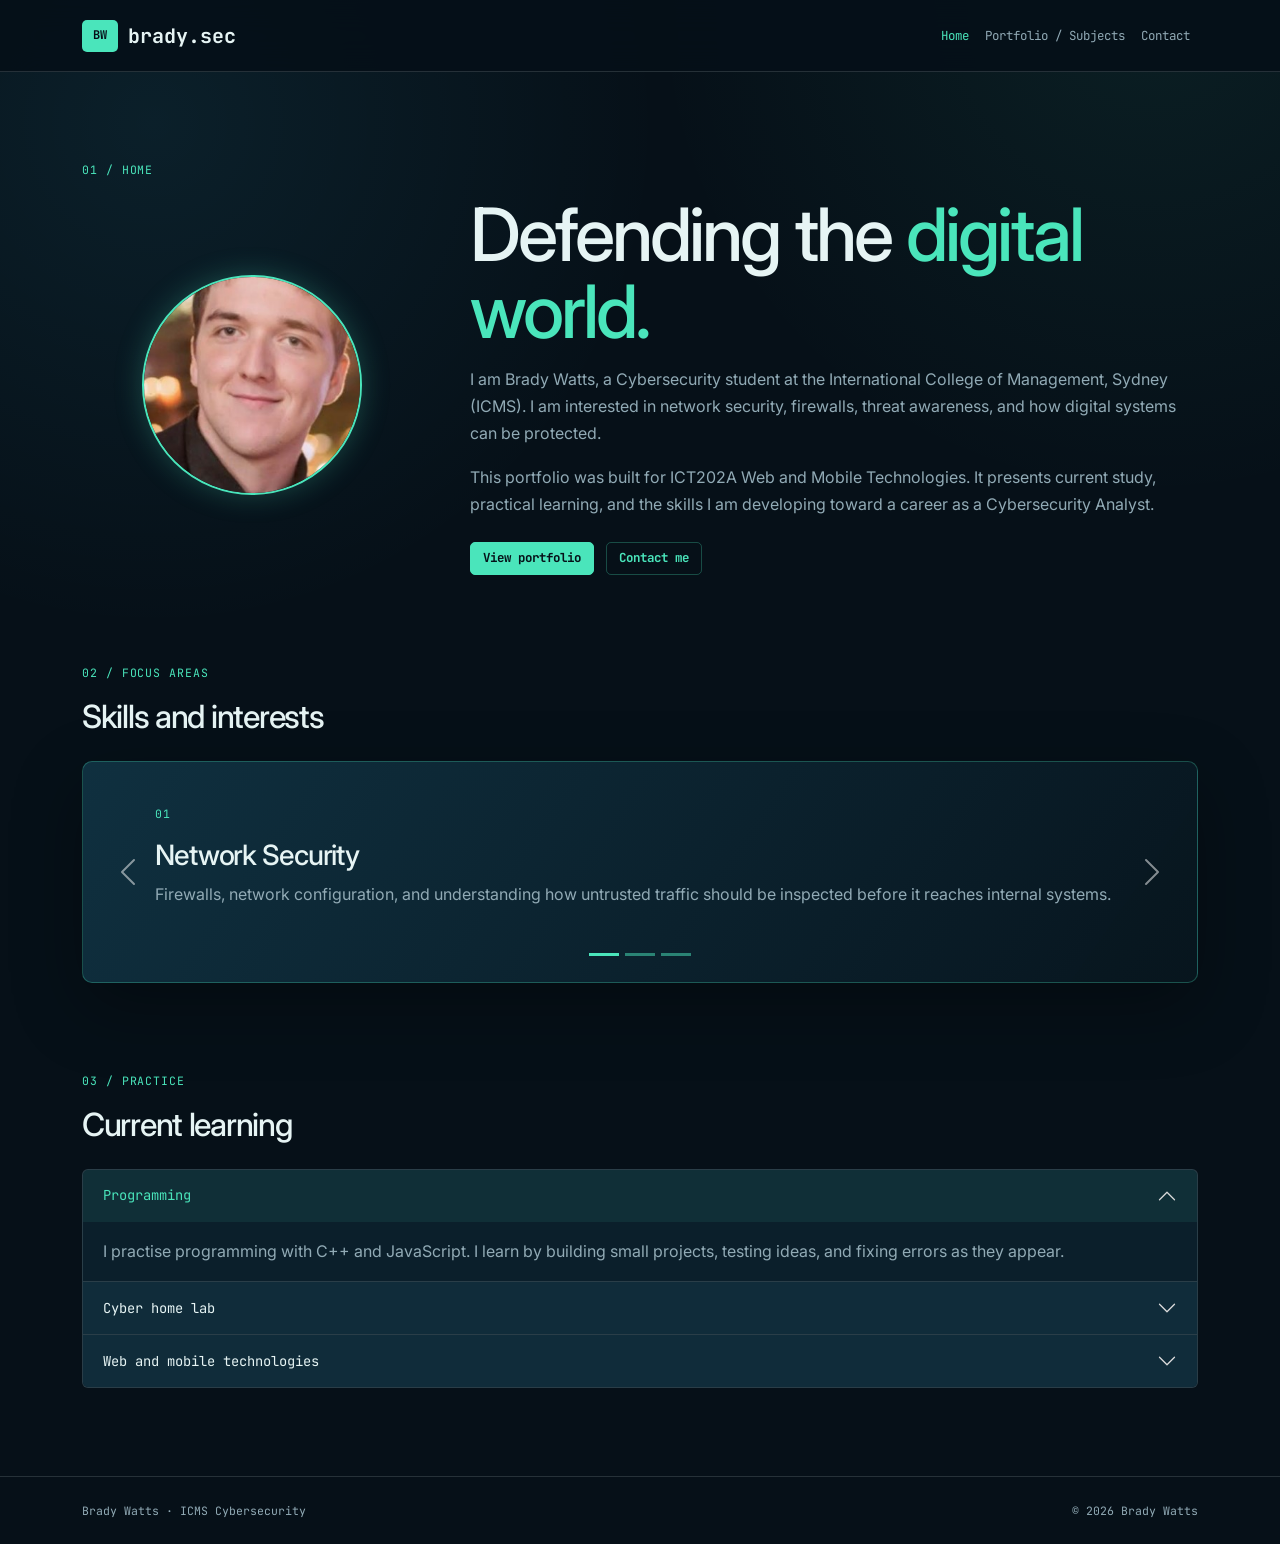
<file: index.html>
<!DOCTYPE html>
<html lang="en">
<head>
  <meta charset="UTF-8">
  <meta name="viewport" content="width=device-width, initial-scale=1">
  <title>Brady Watts | Cybersecurity Portfolio</title>
  <link href="https://cdn.jsdelivr.net/npm/bootstrap@5.3.3/dist/css/bootstrap.min.css" rel="stylesheet">
  <link rel="stylesheet" href="style.css">
</head>
<body>
  <a class="skip-link" href="#main">Skip to content</a>

  <nav class="navbar navbar-expand-lg navbar-dark sticky-top site-header">
    <div class="container">
      <a class="navbar-brand brand" href="index.html">
        <span class="brand-mark">BW</span> brady.sec
      </a>
      <button class="navbar-toggler" type="button" data-bs-toggle="collapse" data-bs-target="#mainNav" aria-controls="mainNav" aria-expanded="false" aria-label="Toggle navigation">
        <span class="navbar-toggler-icon"></span>
      </button>
      <div class="collapse navbar-collapse" id="mainNav">
        <ul class="navbar-nav ms-auto">
          <li class="nav-item"><a class="nav-link active" href="index.html">Home</a></li>
          <li class="nav-item"><a class="nav-link" href="portfolio.html">Portfolio / Subjects</a></li>
          <li class="nav-item"><a class="nav-link" href="contact.html">Contact</a></li>
        </ul>
      </div>
    </div>
  </nav>

  <main id="main">
    <section class="section">
      <div class="container">
        <p class="kicker">01 / HOME</p>
        <div class="row align-items-center g-5">
          <div class="col-12 col-md-4 text-center">
            <img src="profile.jpg" alt="Professional photograph of Brady Watts" class="profile-photo" onerror="this.onerror=null;this.src='profile-placeholder.svg';">
          </div>
          <div class="col-12 col-md-8">
            <h1>Defending the <span>digital world.</span></h1>
            <p class="lead-muted mt-3">I am Brady Watts, a Cybersecurity student at the International College of Management, Sydney (ICMS). I am interested in network security, firewalls, threat awareness, and how digital systems can be protected.</p>
            <p class="lead-muted">This portfolio was built for ICT202A Web and Mobile Technologies. It presents current study, practical learning, and the skills I am developing toward a career as a Cybersecurity Analyst.</p>
            <a class="btn btn-primary me-2 mt-2" href="portfolio.html">View portfolio</a>
            <a class="btn btn-outline-cyber mt-2" href="contact.html">Contact me</a>
          </div>
        </div>
      </div>
    </section>

    <section class="section pt-0">
      <div class="container">
        <p class="kicker">02 / FOCUS AREAS</p>
        <h2 class="mb-4">Skills and interests</h2>
        <div id="skillsCarousel" class="carousel slide cyber-carousel" data-bs-ride="carousel">
          <div class="carousel-indicators">
            <button type="button" data-bs-target="#skillsCarousel" data-bs-slide-to="0" class="active" aria-current="true" aria-label="Slide 1"></button>
            <button type="button" data-bs-target="#skillsCarousel" data-bs-slide-to="1" aria-label="Slide 2"></button>
            <button type="button" data-bs-target="#skillsCarousel" data-bs-slide-to="2" aria-label="Slide 3"></button>
          </div>
          <div class="carousel-inner">
            <div class="carousel-item active">
              <div class="carousel-card">
                <p class="kicker">01</p>
                <h3>Network Security</h3>
                <p class="lead-muted mb-0">Firewalls, network configuration, and understanding how untrusted traffic should be inspected before it reaches internal systems.</p>
              </div>
            </div>
            <div class="carousel-item">
              <div class="carousel-card">
                <p class="kicker">02</p>
                <h3>Web Development</h3>
                <p class="lead-muted mb-0">HTML, CSS, JavaScript and Bootstrap, used here to build a responsive professional portfolio website.</p>
              </div>
            </div>
            <div class="carousel-item">
              <div class="carousel-card">
                <p class="kicker">03</p>
                <h3>Career Goal</h3>
                <p class="lead-muted mb-0">Working toward a Cybersecurity Analyst role, with a focus on practical defence, logging, and secure system design.</p>
              </div>
            </div>
          </div>
          <button class="carousel-control-prev" type="button" data-bs-target="#skillsCarousel" data-bs-slide="prev">
            <span class="carousel-control-prev-icon" aria-hidden="true"></span>
            <span class="visually-hidden">Previous</span>
          </button>
          <button class="carousel-control-next" type="button" data-bs-target="#skillsCarousel" data-bs-slide="next">
            <span class="carousel-control-next-icon" aria-hidden="true"></span>
            <span class="visually-hidden">Next</span>
          </button>
        </div>
      </div>
    </section>

    <section class="section pt-0">
      <div class="container">
        <p class="kicker">03 / PRACTICE</p>
        <h2 class="mb-4">Current learning</h2>
        <div class="accordion" id="hobbiesAccordion">
          <div class="accordion-item">
            <h2 class="accordion-header">
              <button class="accordion-button" type="button" data-bs-toggle="collapse" data-bs-target="#itemOne" aria-expanded="true" aria-controls="itemOne">Programming</button>
            </h2>
            <div id="itemOne" class="accordion-collapse collapse show" data-bs-parent="#hobbiesAccordion">
              <div class="accordion-body">I practise programming with C++ and JavaScript. I learn by building small projects, testing ideas, and fixing errors as they appear.</div>
            </div>
          </div>
          <div class="accordion-item">
            <h2 class="accordion-header">
              <button class="accordion-button collapsed" type="button" data-bs-toggle="collapse" data-bs-target="#itemTwo" aria-expanded="false" aria-controls="itemTwo">Cyber home lab</button>
            </h2>
            <div id="itemTwo" class="accordion-collapse collapse" data-bs-parent="#hobbiesAccordion">
              <div class="accordion-body">I use a self-taught home lab to practise basic defensive concepts such as network layout, monitoring, and reviewing simulated threats.</div>
            </div>
          </div>
          <div class="accordion-item">
            <h2 class="accordion-header">
              <button class="accordion-button collapsed" type="button" data-bs-toggle="collapse" data-bs-target="#itemThree" aria-expanded="false" aria-controls="itemThree">Web and mobile technologies</button>
            </h2>
            <div id="itemThree" class="accordion-collapse collapse" data-bs-parent="#hobbiesAccordion">
              <div class="accordion-body">ICT202A is teaching me how to structure pages, use Bootstrap for layout and interaction, and keep a site usable on both mobile and desktop.</div>
            </div>
          </div>
        </div>
      </div>
    </section>
  </main>

  <footer class="site-footer py-4">
    <div class="container d-flex flex-wrap justify-content-between gap-2">
      <span>Brady Watts · ICMS Cybersecurity</span>
      <span>&copy; <span id="currentYear">2026</span> Brady Watts</span>
    </div>
  </footer>

  <button class="back-to-top" id="backToTop" type="button" aria-label="Back to top">↑</button>
  <script src="https://cdn.jsdelivr.net/npm/bootstrap@5.3.3/dist/js/bootstrap.bundle.min.js"></script>
  <script src="script.js"></script>
</body>
</html>
</file>
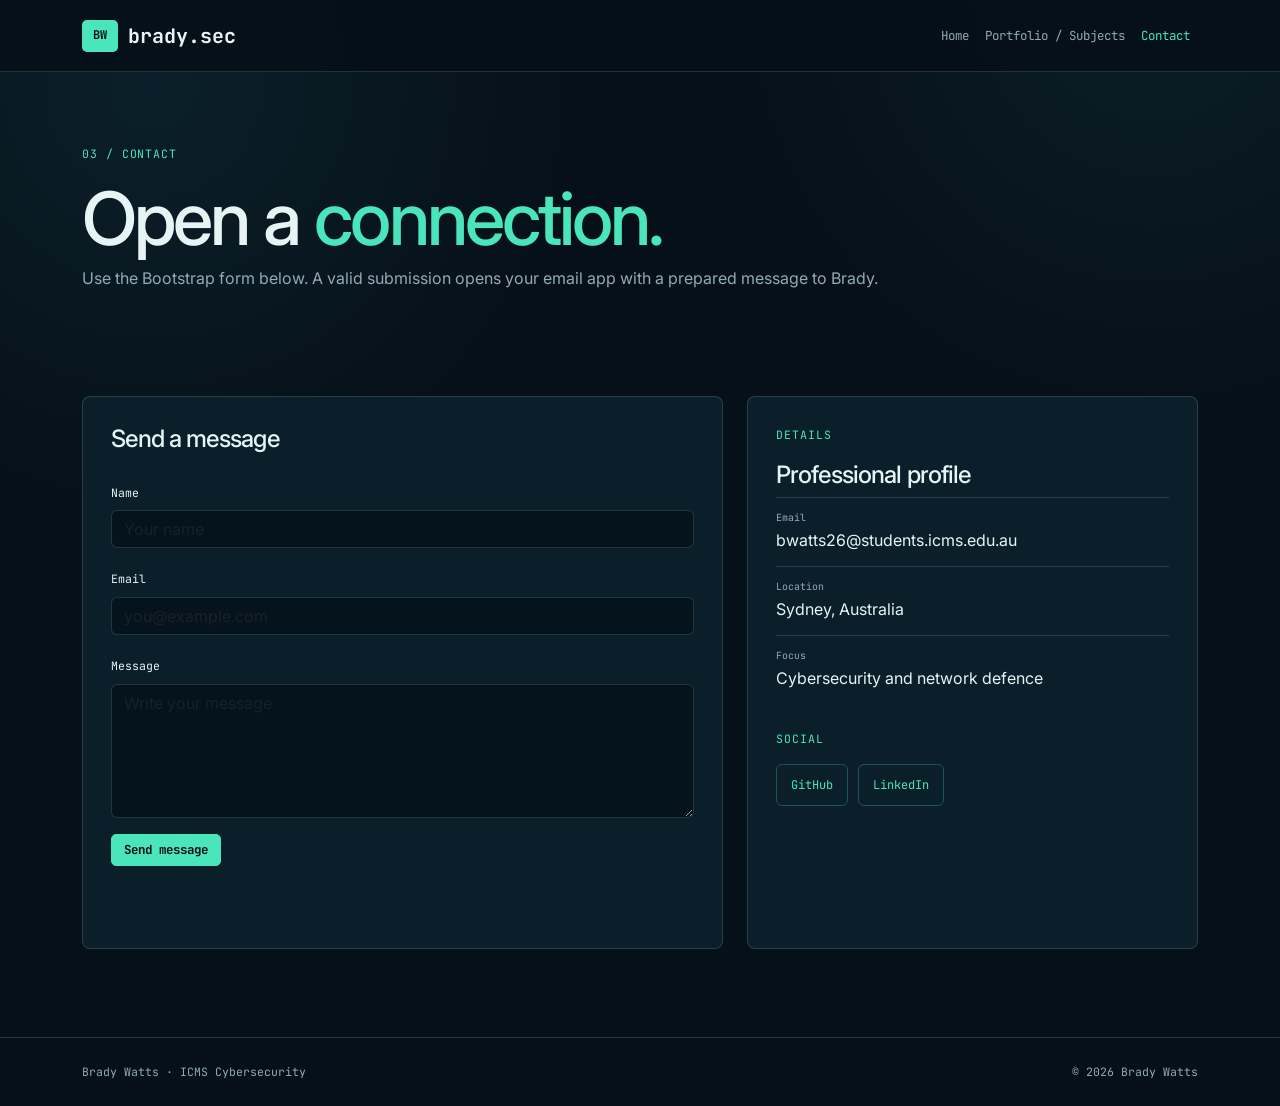
<file: contact.html>
<!DOCTYPE html>
<html lang="en">
<head>
  <meta charset="UTF-8">
  <meta name="viewport" content="width=device-width, initial-scale=1">
  <title>Contact | Brady Watts</title>
  <link href="https://cdn.jsdelivr.net/npm/bootstrap@5.3.3/dist/css/bootstrap.min.css" rel="stylesheet">
  <link rel="stylesheet" href="style.css">
</head>
<body>
  <a class="skip-link" href="#main">Skip to content</a>

  <nav class="navbar navbar-expand-lg navbar-dark sticky-top site-header">
    <div class="container">
      <a class="navbar-brand brand" href="index.html">
        <span class="brand-mark">BW</span> brady.sec
      </a>
      <button class="navbar-toggler" type="button" data-bs-toggle="collapse" data-bs-target="#mainNav" aria-controls="mainNav" aria-expanded="false" aria-label="Toggle navigation">
        <span class="navbar-toggler-icon"></span>
      </button>
      <div class="collapse navbar-collapse" id="mainNav">
        <ul class="navbar-nav ms-auto">
          <li class="nav-item"><a class="nav-link" href="index.html">Home</a></li>
          <li class="nav-item"><a class="nav-link" href="portfolio.html">Portfolio / Subjects</a></li>
          <li class="nav-item"><a class="nav-link active" href="contact.html">Contact</a></li>
        </ul>
      </div>
    </div>
  </nav>

  <main id="main">
    <section class="page-hero pb-0">
      <div class="container">
        <p class="kicker">03 / CONTACT</p>
        <h1>Open a <span>connection.</span></h1>
        <p class="lead-muted">Use the Bootstrap form below. A valid submission opens your email app with a prepared message to Brady.</p>
      </div>
    </section>

    <section class="section">
      <div class="container">
        <div class="row g-4">
          <div class="col-12 col-lg-7">
            <div class="contact-panel">
              <h2 class="h4 mb-4">Send a message</h2>
              <form id="contactForm" novalidate>
                <div class="mb-3">
                  <label class="form-label" for="visitorName">Name</label>
                  <input class="form-control" id="visitorName" name="name" type="text" placeholder="Your name" required>
                  <div class="invalid-feedback">Please enter your name.</div>
                </div>
                <div class="mb-3">
                  <label class="form-label" for="visitorEmail">Email</label>
                  <input class="form-control" id="visitorEmail" name="email" type="email" placeholder="you@example.com" required>
                  <div class="invalid-feedback">Please enter a valid email address.</div>
                </div>
                <div class="mb-3">
                  <label class="form-label" for="visitorMessage">Message</label>
                  <textarea class="form-control" id="visitorMessage" name="message" rows="5" placeholder="Write your message" required></textarea>
                  <div class="invalid-feedback">Please enter a message.</div>
                </div>
                <button class="btn btn-primary" type="submit">Send message</button>
                <p class="form-status mt-3" id="formStatus" role="status"></p>
              </form>
            </div>
          </div>
          <div class="col-12 col-lg-5">
            <div class="info-card">
              <p class="kicker">DETAILS</p>
              <h2 class="h4">Professional profile</h2>
              <div class="detail-list">
                <div>
                  <small>Email</small>
                  <a href="mailto:bwatts26@students.icms.edu.au">bwatts26@students.icms.edu.au</a>
                </div>
                <div>
                  <small>Location</small>
                  <span>Sydney, Australia</span>
                </div>
                <div>
                  <small>Focus</small>
                  <span>Cybersecurity and network defence</span>
                </div>
              </div>
              <p class="kicker mt-4">SOCIAL</p>
              <div class="social-links mt-3">
                <a class="social-link" href="https://github.com/BRady609-coder" target="_blank" rel="noopener noreferrer">GitHub</a>
                <a class="social-link" href="https://www.linkedin.com/in/brady-watts-739b74410" target="_blank" rel="noopener noreferrer">LinkedIn</a>
              </div>
            </div>
          </div>
        </div>
      </div>
    </section>
  </main>

  <footer class="site-footer py-4">
    <div class="container d-flex flex-wrap justify-content-between gap-2">
      <span>Brady Watts · ICMS Cybersecurity</span>
      <span>&copy; <span id="currentYear">2026</span> Brady Watts</span>
    </div>
  </footer>

  <button class="back-to-top" id="backToTop" type="button" aria-label="Back to top">↑</button>
  <script src="https://cdn.jsdelivr.net/npm/bootstrap@5.3.3/dist/js/bootstrap.bundle.min.js"></script>
  <script src="script.js"></script>
</body>
</html>
</file>
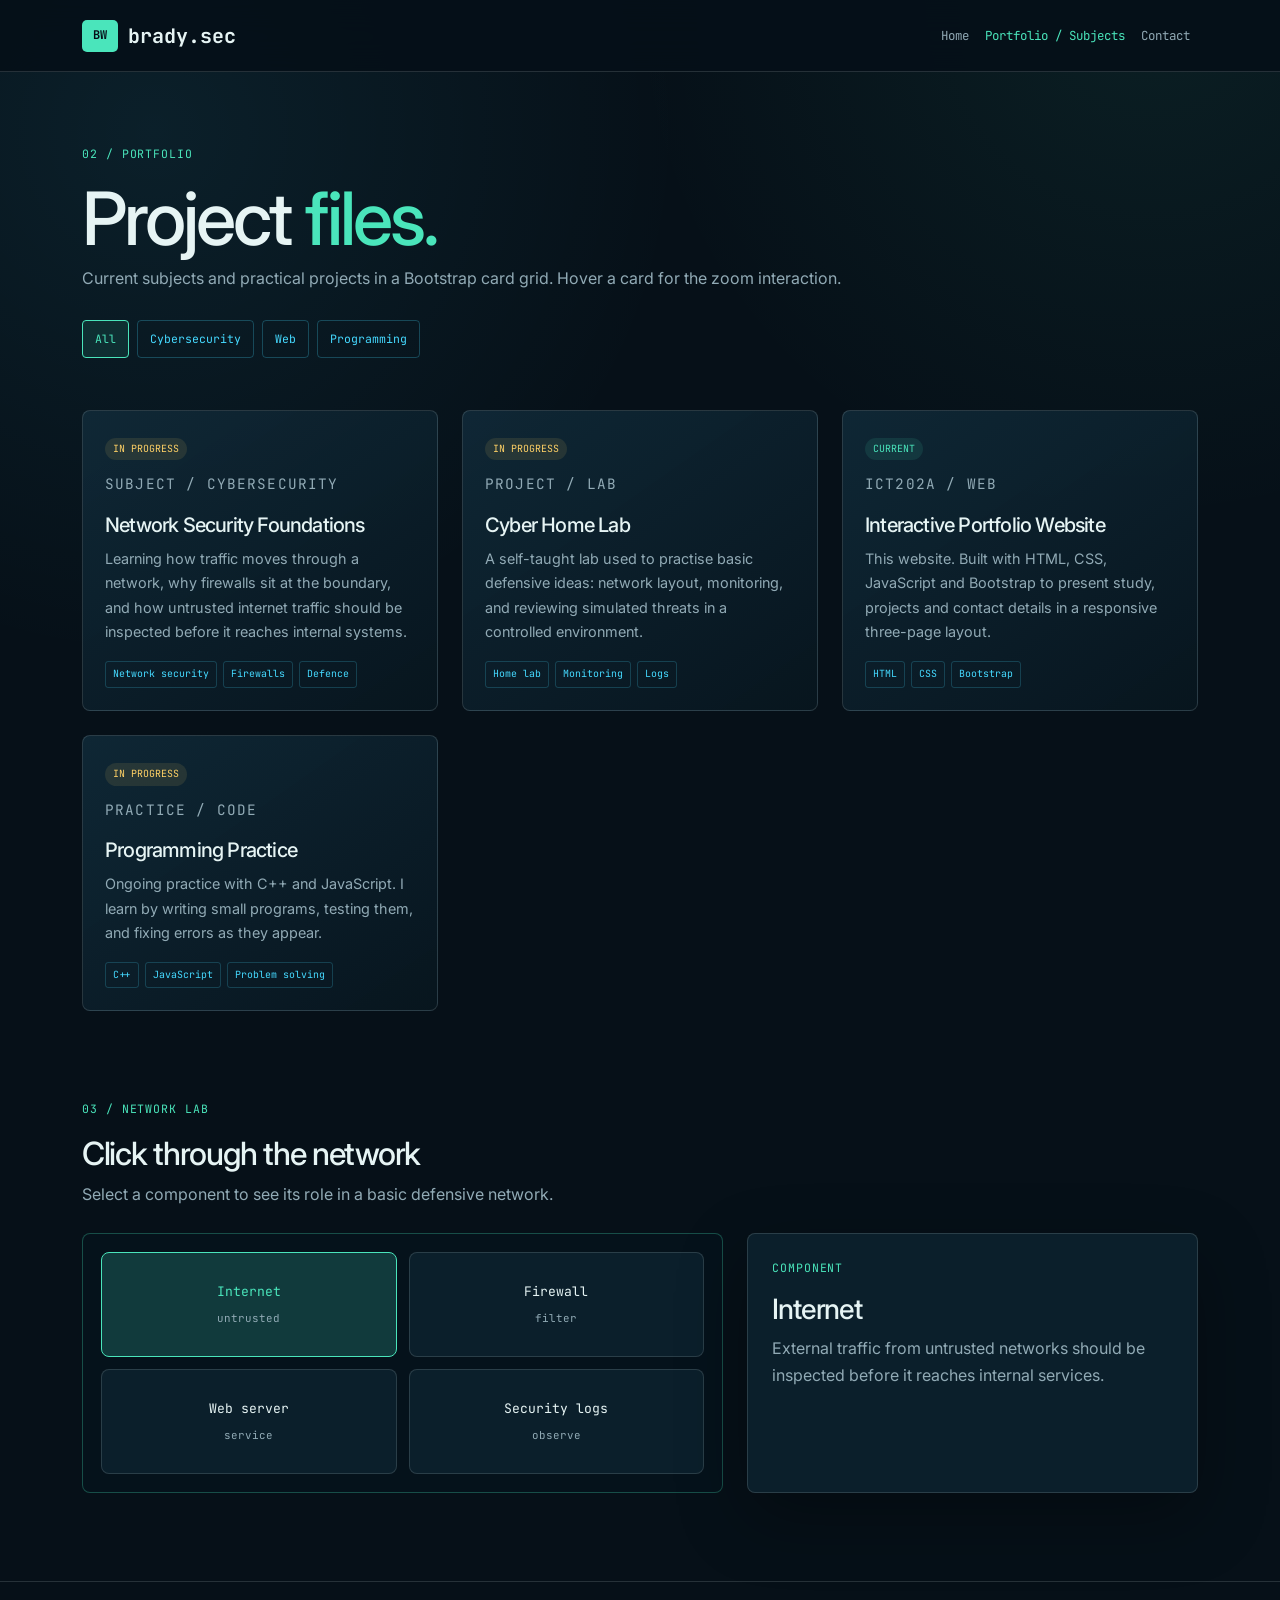
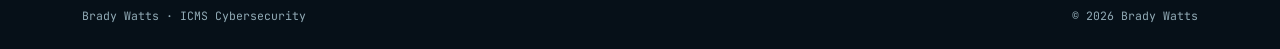
<file: portfolio.html>
<!DOCTYPE html>
<html lang="en">
<head>
  <meta charset="UTF-8">
  <meta name="viewport" content="width=device-width, initial-scale=1">
  <title>Portfolio | Brady Watts</title>
  <link href="https://cdn.jsdelivr.net/npm/bootstrap@5.3.3/dist/css/bootstrap.min.css" rel="stylesheet">
  <link rel="stylesheet" href="style.css">
</head>
<body>
  <a class="skip-link" href="#main">Skip to content</a>

  <nav class="navbar navbar-expand-lg navbar-dark sticky-top site-header">
    <div class="container">
      <a class="navbar-brand brand" href="index.html">
        <span class="brand-mark">BW</span> brady.sec
      </a>
      <button class="navbar-toggler" type="button" data-bs-toggle="collapse" data-bs-target="#mainNav" aria-controls="mainNav" aria-expanded="false" aria-label="Toggle navigation">
        <span class="navbar-toggler-icon"></span>
      </button>
      <div class="collapse navbar-collapse" id="mainNav">
        <ul class="navbar-nav ms-auto">
          <li class="nav-item"><a class="nav-link" href="index.html">Home</a></li>
          <li class="nav-item"><a class="nav-link active" href="portfolio.html">Portfolio / Subjects</a></li>
          <li class="nav-item"><a class="nav-link" href="contact.html">Contact</a></li>
        </ul>
      </div>
    </div>
  </nav>

  <main id="main">
    <section class="page-hero">
      <div class="container">
        <p class="kicker">02 / PORTFOLIO</p>
        <h1>Project <span>files.</span></h1>
        <p class="lead-muted">Current subjects and practical projects in a Bootstrap card grid. Hover a card for the zoom interaction.</p>
        <div class="filter-bar">
          <button class="filter-button active" type="button" data-filter="all">All</button>
          <button class="filter-button" type="button" data-filter="security">Cybersecurity</button>
          <button class="filter-button" type="button" data-filter="web">Web</button>
          <button class="filter-button" type="button" data-filter="programming">Programming</button>
        </div>
      </div>
    </section>

    <section class="section pt-0">
      <div class="container">
        <div class="row g-4" id="projectGrid">
          <div class="col-12 col-md-6 col-lg-4 project-col" data-category="security">
            <article class="project-card">
              <span class="project-status">IN PROGRESS</span>
              <p class="kicker">Subject / Cybersecurity</p>
              <h3>Network Security Foundations</h3>
              <p>Learning how traffic moves through a network, why firewalls sit at the boundary, and how untrusted internet traffic should be inspected before it reaches internal systems.</p>
              <div class="project-tags"><span>Network security</span><span>Firewalls</span><span>Defence</span></div>
            </article>
          </div>
          <div class="col-12 col-md-6 col-lg-4 project-col" data-category="security">
            <article class="project-card">
              <span class="project-status">IN PROGRESS</span>
              <p class="kicker">Project / Lab</p>
              <h3>Cyber Home Lab</h3>
              <p>A self-taught lab used to practise basic defensive ideas: network layout, monitoring, and reviewing simulated threats in a controlled environment.</p>
              <div class="project-tags"><span>Home lab</span><span>Monitoring</span><span>Logs</span></div>
            </article>
          </div>
          <div class="col-12 col-md-6 col-lg-4 project-col" data-category="web">
            <article class="project-card">
              <span class="project-status complete">CURRENT</span>
              <p class="kicker">ICT202A / Web</p>
              <h3>Interactive Portfolio Website</h3>
              <p>This website. Built with HTML, CSS, JavaScript and Bootstrap to present study, projects and contact details in a responsive three-page layout.</p>
              <div class="project-tags"><span>HTML</span><span>CSS</span><span>Bootstrap</span></div>
            </article>
          </div>
          <div class="col-12 col-md-6 col-lg-4 project-col" data-category="programming">
            <article class="project-card">
              <span class="project-status">IN PROGRESS</span>
              <p class="kicker">Practice / Code</p>
              <h3>Programming Practice</h3>
              <p>Ongoing practice with C++ and JavaScript. I learn by writing small programs, testing them, and fixing errors as they appear.</p>
              <div class="project-tags"><span>C++</span><span>JavaScript</span><span>Problem solving</span></div>
            </article>
          </div>
        </div>
      </div>
    </section>

    <section class="section pt-0">
      <div class="container">
        <p class="kicker">03 / NETWORK LAB</p>
        <h2 class="mb-2">Click through the network</h2>
        <p class="lead-muted mb-4">Select a component to see its role in a basic defensive network.</p>
        <div class="row g-4 align-items-stretch">
          <div class="col-12 col-lg-7">
            <div class="network-map" aria-label="Interactive network diagram">
              <button class="network-node active" type="button" data-node="internet">Internet<small>untrusted</small></button>
              <button class="network-node" type="button" data-node="firewall">Firewall<small>filter</small></button>
              <button class="network-node" type="button" data-node="server">Web server<small>service</small></button>
              <button class="network-node" type="button" data-node="logs">Security logs<small>observe</small></button>
            </div>
          </div>
          <div class="col-12 col-lg-5">
            <div class="node-panel">
              <p class="kicker">COMPONENT</p>
              <h3 id="nodeTitle">Internet</h3>
              <p id="nodeText" class="lead-muted mb-0">External traffic from untrusted networks should be inspected before it reaches internal services.</p>
            </div>
          </div>
        </div>
      </div>
    </section>
  </main>

  <footer class="site-footer py-4">
    <div class="container d-flex flex-wrap justify-content-between gap-2">
      <span>Brady Watts · ICMS Cybersecurity</span>
      <span>&copy; <span id="currentYear">2026</span> Brady Watts</span>
    </div>
  </footer>

  <button class="back-to-top" id="backToTop" type="button" aria-label="Back to top">↑</button>
  <script src="https://cdn.jsdelivr.net/npm/bootstrap@5.3.3/dist/js/bootstrap.bundle.min.js"></script>
  <script src="script.js"></script>
</body>
</html>
</file>
<file: style.css>
@import url("https://fonts.googleapis.com/css2?family=Inter:wght@400;600;700&family=JetBrains+Mono:wght@400;600;700&display=swap");

:root {
  --bg: #061018;
  --panel: #0b1f2b;
  --panel-2: #102c3a;
  --text: #e6f4f4;
  --muted: #91aab5;
  --green: #4ae5bb;
  --cyan: #45d9ff;
  --yellow: #ffd166;
  --line: rgba(230, 244, 244, 0.14);
  --green-line: rgba(74, 229, 187, 0.28);
  --shadow: 0 24px 70px rgba(0, 0, 0, 0.32);
  --mono: "JetBrains Mono", monospace;
  --sans: "Inter", sans-serif;
}

* { box-sizing: border-box; }
html { scroll-behavior: smooth; }
body {
  min-width: 320px;
  background:
    radial-gradient(circle at 12% 8%, rgba(69, 217, 255, 0.08), transparent 28%),
    radial-gradient(circle at 90% 0%, rgba(74, 229, 187, 0.07), transparent 26%),
    var(--bg);
  color: var(--text);
  font-family: var(--sans);
  line-height: 1.7;
}
a { color: inherit; text-decoration: none; }
img { max-width: 100%; height: auto; }

.skip-link {
  position: absolute;
  left: 12px;
  top: -48px;
  z-index: 50;
  padding: 8px 12px;
  background: var(--green);
  color: var(--bg);
  font-family: var(--mono);
  font-size: 0.75rem;
}
.skip-link:focus { top: 12px; }

.site-header {
  border-bottom: 1px solid var(--line);
  background: rgba(6, 16, 24, 0.92);
  backdrop-filter: blur(16px);
}
.navbar { min-height: 72px; }
.navbar-dark .navbar-toggler { border-color: var(--green-line); }
.navbar-dark .navbar-toggler:focus { box-shadow: 0 0 0 0.2rem rgba(74, 229, 187, 0.2); }
.brand {
  display: inline-flex;
  align-items: center;
  gap: 10px;
  color: var(--text) !important;
  font-family: var(--mono);
  font-weight: 700;
}
.brand-mark {
  display: inline-flex;
  align-items: center;
  justify-content: center;
  width: 36px;
  height: 32px;
  border-radius: 5px;
  background: var(--green);
  color: var(--bg);
  font-size: 0.75rem;
}
.navbar-dark .navbar-nav .nav-link {
  color: var(--muted);
  font-family: var(--mono);
  font-size: 0.78rem;
}
.navbar-dark .navbar-nav .nav-link:hover,
.navbar-dark .navbar-nav .nav-link.active { color: var(--green); }

.section { padding: 88px 0; }
.page-hero { padding: 72px 0 24px; }
.kicker, .section-kicker, #nodeKicker {
  color: var(--green);
  font-family: var(--mono);
  font-size: 0.72rem;
  letter-spacing: 0.08em;
  text-transform: uppercase;
}
h1, h2, h3 { letter-spacing: -0.04em; }
h1 { font-size: clamp(2.4rem, 6vw, 4.6rem); line-height: 1.05; }
h1 span, .accent { color: var(--green); }
.lead-muted, .muted { color: var(--muted); }

.profile-photo {
  width: 220px;
  height: 220px;
  object-fit: cover;
  border-radius: 50%;
  border: 2px solid var(--green);
  box-shadow: 0 0 28px rgba(74, 229, 187, 0.25);
  background: var(--panel);
}

.btn {
  border-radius: 5px;
  font-family: var(--mono);
  font-size: 0.78rem;
  font-weight: 700;
}
.btn-primary {
  border-color: var(--green);
  background: var(--green);
  color: var(--bg);
}
.btn-primary:hover {
  border-color: #85ffd1;
  background: #85ffd1;
  color: var(--bg);
}
.btn-outline-cyber {
  border: 1px solid var(--green-line);
  color: var(--green);
}
.btn-outline-cyber:hover {
  border-color: var(--green);
  background: rgba(74, 229, 187, 0.1);
  color: var(--green);
}

.cyber-carousel {
  overflow: hidden;
  border: 1px solid var(--green-line);
  border-radius: 10px;
  background: linear-gradient(125deg, rgba(17, 52, 68, 0.9), rgba(8, 22, 31, 0.92));
  box-shadow: var(--shadow);
}
.carousel-card { min-height: 220px; padding: 42px 72px; }
.carousel-indicators [data-bs-target] { background-color: var(--green); }
.carousel-control-prev, .carousel-control-next { width: 8%; }

.accordion-item {
  border: 1px solid var(--line);
  background: var(--panel);
  color: var(--text);
}
.accordion-button {
  color: var(--text);
  background: var(--panel-2);
  font-family: var(--mono);
  font-size: 0.86rem;
}
.accordion-button:not(.collapsed) {
  color: var(--green);
  background: rgba(74, 229, 187, 0.08);
  box-shadow: none;
}
.accordion-button:focus { box-shadow: 0 0 0 0.2rem rgba(74, 229, 187, 0.16); }
.accordion-button::after { filter: invert(1) grayscale(1); }
.accordion-body { color: var(--muted); }

.filter-bar { display: flex; flex-wrap: wrap; gap: 8px; margin: 28px 0; }
.filter-button {
  padding: 8px 12px;
  border: 1px solid rgba(69, 217, 255, 0.25);
  border-radius: 4px;
  background: transparent;
  color: var(--cyan);
  font-family: var(--mono);
  font-size: 0.72rem;
}
.filter-button:hover, .filter-button.active {
  border-color: var(--green);
  background: rgba(74, 229, 187, 0.1);
  color: var(--green);
}

.project-card {
  height: 100%;
  padding: 22px;
  border: 1px solid var(--line);
  border-radius: 8px;
  background: linear-gradient(145deg, rgba(17, 43, 58, 0.85), rgba(8, 22, 31, 0.93));
  transition: transform 0.25s ease, box-shadow 0.25s ease, border-color 0.25s ease;
}
.project-card:hover {
  transform: scale(1.03);
  border-color: var(--green-line);
  box-shadow: var(--shadow);
}
.project-status {
  display: inline-block;
  margin-bottom: 12px;
  padding: 3px 8px;
  border-radius: 20px;
  font-family: var(--mono);
  font-size: 0.62rem;
  color: var(--yellow);
  background: rgba(255, 209, 102, 0.1);
}
.project-status.complete {
  color: var(--green);
  background: rgba(74, 229, 187, 0.1);
}
.project-card h3 { margin: 8px 0 10px; font-size: 1.25rem; }
.project-card p { color: var(--muted); font-size: 0.9rem; }
.project-tags { display: flex; flex-wrap: wrap; gap: 6px; margin-top: 16px; }
.project-tags span {
  padding: 4px 7px;
  border: 1px solid rgba(69, 217, 255, 0.2);
  border-radius: 3px;
  color: var(--cyan);
  font-family: var(--mono);
  font-size: 0.62rem;
}
.is-hidden { display: none !important; }

.network-map {
  display: grid;
  grid-template-columns: 1fr 1fr;
  gap: 12px;
  min-height: 260px;
  padding: 18px;
  border: 1px solid var(--green-line);
  border-radius: 8px;
  background: rgba(5, 20, 29, 0.82);
}
.network-node {
  min-height: 92px;
  padding: 16px 10px;
  border: 1px solid var(--line);
  border-radius: 8px;
  background: var(--panel);
  color: var(--text);
  font-family: var(--mono);
  font-size: 0.82rem;
}
.network-node small { display: block; margin-top: 6px; color: var(--muted); font-size: 0.68rem; }
.network-node.active, .network-node:hover {
  border-color: var(--green);
  background: #113a3c;
  color: var(--green);
}
.node-panel {
  height: 100%;
  padding: 24px;
  border: 1px solid var(--line);
  border-radius: 8px;
  background: var(--panel);
  box-shadow: var(--shadow);
}

.contact-panel, .info-card {
  height: 100%;
  padding: 28px;
  border: 1px solid var(--line);
  border-radius: 8px;
  background: var(--panel);
}
.form-label { color: var(--text); font-family: var(--mono); font-size: 0.72rem; }
.form-control {
  border: 1px solid var(--line);
  background: rgba(3, 11, 17, 0.55);
  color: var(--text);
}
.form-control:focus {
  border-color: var(--green);
  background: rgba(3, 11, 17, 0.75);
  color: var(--text);
  box-shadow: 0 0 0 0.2rem rgba(74, 229, 187, 0.12);
}
.form-status { min-height: 22px; color: var(--green); font-family: var(--mono); font-size: 0.72rem; }
.social-links { display: flex; flex-wrap: wrap; gap: 10px; }
.social-link {
  display: inline-flex;
  padding: 10px 14px;
  border: 1px solid var(--green-line);
  border-radius: 6px;
  color: var(--green);
  font-family: var(--mono);
  font-size: 0.75rem;
}
.social-link:hover {
  background: rgba(74, 229, 187, 0.08);
  color: #b1ffe9;
}
.detail-list > div { padding: 12px 0; border-top: 1px solid var(--line); }
.detail-list small { display: block; color: var(--muted); font-family: var(--mono); font-size: 0.62rem; }

.site-footer {
  border-top: 1px solid var(--line);
  color: var(--muted);
  font-family: var(--mono);
  font-size: 0.72rem;
}
.back-to-top {
  position: fixed;
  right: 20px;
  bottom: 20px;
  z-index: 15;
  display: none;
  width: 40px;
  height: 40px;
  border: 1px solid var(--green-line);
  border-radius: 5px;
  background: rgba(6, 16, 24, 0.9);
  color: var(--green);
}
.back-to-top.show { display: block; }

@media (max-width: 767.98px) {
  .section { padding: 64px 0; }
  .carousel-card { padding: 36px 48px; min-height: 240px; }
  .profile-photo { width: 180px; height: 180px; }
}
@media (prefers-reduced-motion: reduce) {
  *, *::before, *::after {
    animation-duration: 0.01ms !important;
    transition-duration: 0.01ms !important;
    scroll-behavior: auto !important;
  }
  .project-card:hover { transform: none; }
}
</file>
